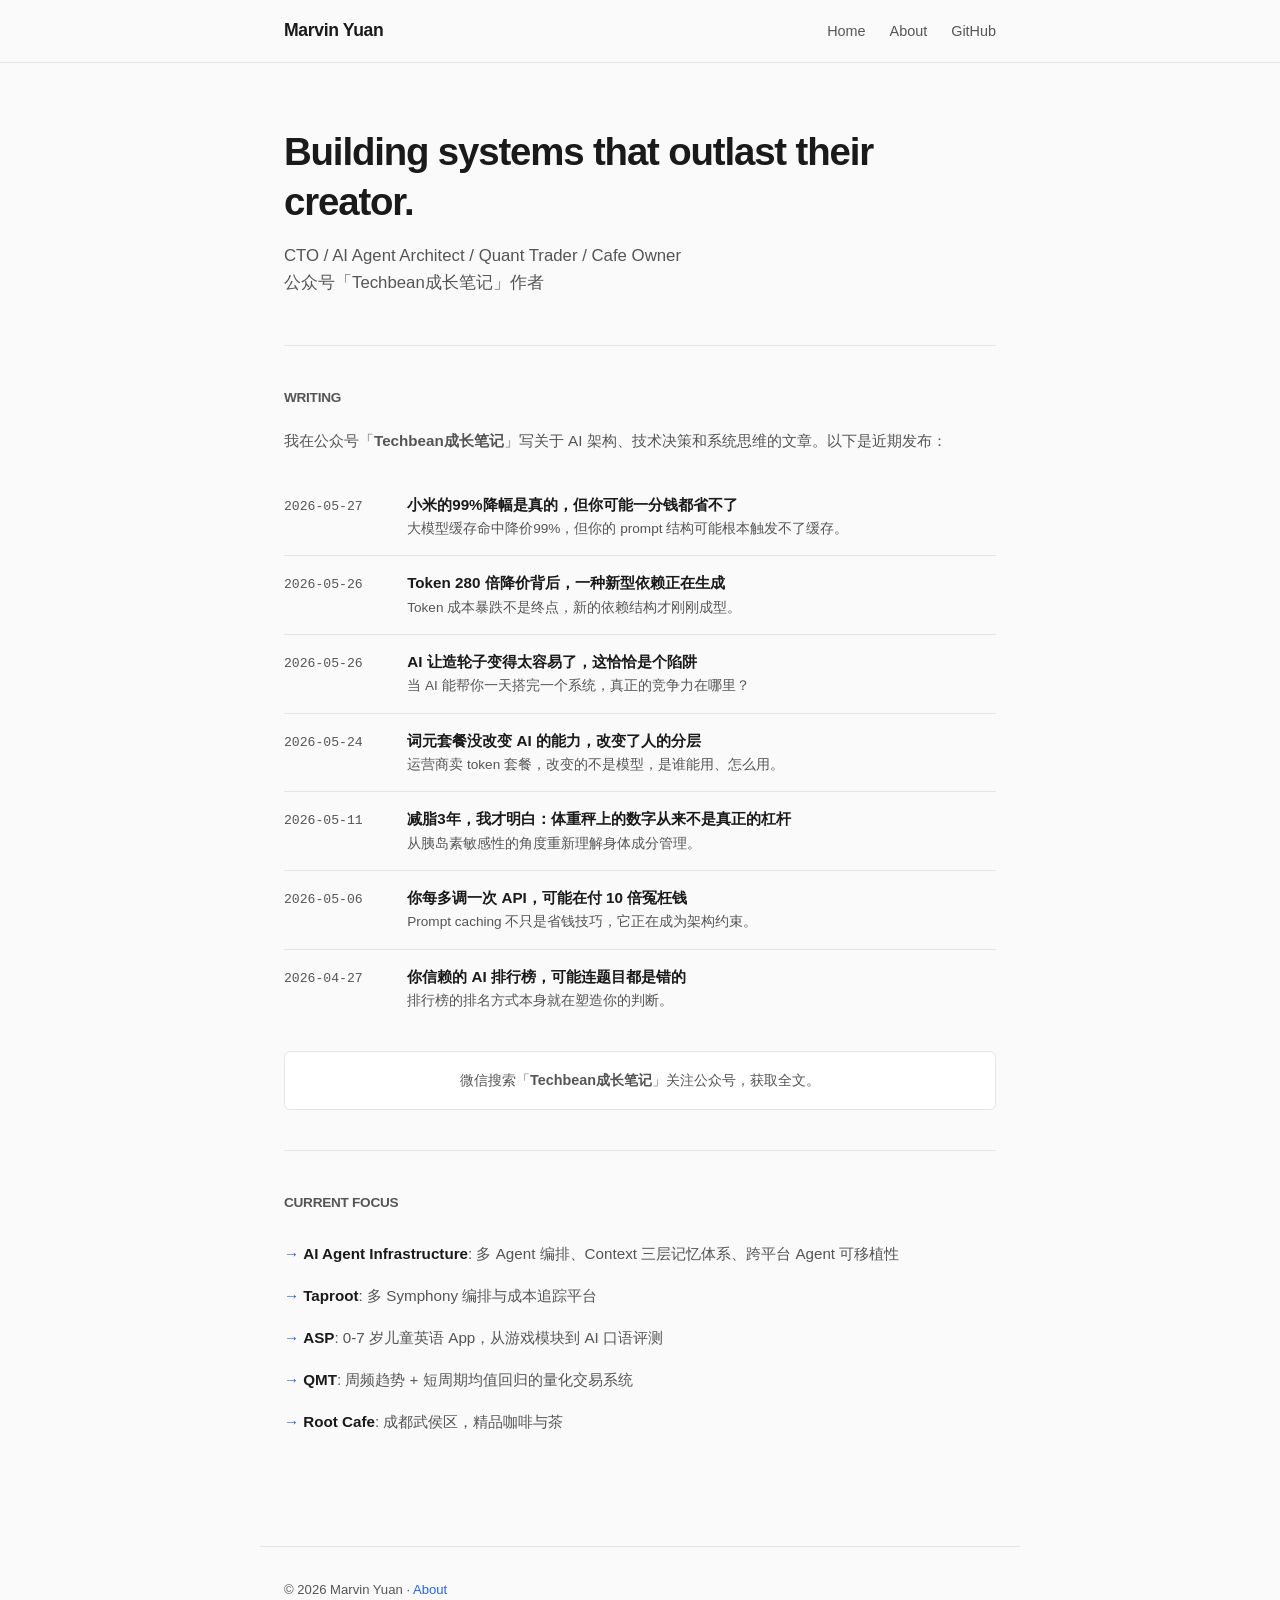
<file: index.html>
<!DOCTYPE html>
<html lang="zh-CN">
<head>
    <meta charset="UTF-8">
    <meta name="viewport" content="width=device-width, initial-scale=1.0">
    <title>Marvin Yuan - Builder, Thinker, Engineer</title>
    <meta name="description" content="Marvin Yuan (马文). Engineering leader, AI agent architect, quantitative trader, cafe owner. Writing about AI, systems thinking, and building in the age of intelligence.">
    <link rel="stylesheet" href="/style.css">
    <link rel="icon" href="data:image/svg+xml,<svg xmlns='http://www.w3.org/2000/svg' viewBox='0 0 100 100'><text y='.9em' font-size='90'>⚡</text></svg>">
</head>
<body>
    <header>
        <nav>
            <a href="/" class="site-title">Marvin Yuan</a>
            <div class="nav-links">
                <a href="/">Home</a>
                <a href="/about.html">About</a>
                <a href="https://github.com/369795172" target="_blank">GitHub</a>
            </div>
        </nav>
    </header>

    <main>
        <section class="hero">
            <h1>Building systems that outlast their creator.</h1>
            <p class="subtitle">CTO / AI Agent Architect / Quant Trader / Cafe Owner<br>公众号「Techbean成长笔记」作者</p>
        </section>

        <section class="section">
            <h2>Writing</h2>
            <p class="section-intro">我在公众号「<strong>Techbean成长笔记</strong>」写关于 AI 架构、技术决策和系统思维的文章。以下是近期发布：</p>

            <div class="post-list">
                <article class="post">
                    <time>2026-05-27</time>
                    <div>
                        <h3><a href="https://mp.weixin.qq.com/s/dqyQYNYpHoAQIukPXQyh3A" target="_blank">小米的99%降幅是真的，但你可能一分钱都省不了</a></h3>
                        <p>大模型缓存命中降价99%，但你的 prompt 结构可能根本触发不了缓存。</p>
                    </div>
                </article>

                <article class="post">
                    <time>2026-05-26</time>
                    <div>
                        <h3><a href="https://mp.weixin.qq.com/s/5gA0oL5jpeUkYpQHVxmQ8g" target="_blank">Token 280 倍降价背后，一种新型依赖正在生成</a></h3>
                        <p>Token 成本暴跌不是终点，新的依赖结构才刚刚成型。</p>
                    </div>
                </article>

                <article class="post">
                    <time>2026-05-26</time>
                    <div>
                        <h3><a href="https://mp.weixin.qq.com/s/MyjjvQcLjUwKnOUV8wwN5w" target="_blank">AI 让造轮子变得太容易了，这恰恰是个陷阱</a></h3>
                        <p>当 AI 能帮你一天搭完一个系统，真正的竞争力在哪里？</p>
                    </div>
                </article>

                <article class="post">
                    <time>2026-05-24</time>
                    <div>
                        <h3><a href="https://mp.weixin.qq.com/s/HoKJZ1xUJwtWIRu0e5fBFQ" target="_blank">词元套餐没改变 AI 的能力，改变了人的分层</a></h3>
                        <p>运营商卖 token 套餐，改变的不是模型，是谁能用、怎么用。</p>
                    </div>
                </article>

                <article class="post">
                    <time>2026-05-11</time>
                    <div>
                        <h3><a href="https://mp.weixin.qq.com/s/aOoi3cSddPYlCAo9QQgWKg" target="_blank">减脂3年，我才明白：体重秤上的数字从来不是真正的杠杆</a></h3>
                        <p>从胰岛素敏感性的角度重新理解身体成分管理。</p>
                    </div>
                </article>

                <article class="post">
                    <time>2026-05-06</time>
                    <div>
                        <h3><a href="https://mp.weixin.qq.com/s/wRR2cFH3-cgz_xZMo6r3Ug" target="_blank">你每多调一次 API，可能在付 10 倍冤枉钱</a></h3>
                        <p>Prompt caching 不只是省钱技巧，它正在成为架构约束。</p>
                    </div>
                </article>

                <article class="post">
                    <time>2026-04-27</time>
                    <div>
                        <h3><a href="https://mp.weixin.qq.com/s/t0rHfcXDPDoQBHlcKUBC9w" target="_blank">你信赖的 AI 排行榜，可能连题目都是错的</a></h3>
                        <p>排行榜的排名方式本身就在塑造你的判断。</p>
                    </div>
                </article>

            </div>

            <p class="wechat-cta">微信搜索「<strong>Techbean成长笔记</strong>」关注公众号，获取全文。</p>
        </section>

        <section class="section">
            <h2>Current Focus</h2>
            <ul class="focus-list">
                <li><strong>AI Agent Infrastructure</strong>: 多 Agent 编排、Context 三层记忆体系、跨平台 Agent 可移植性</li>
                <li><strong>Taproot</strong>: 多 Symphony 编排与成本追踪平台</li>
                <li><strong>ASP</strong>: 0-7 岁儿童英语 App，从游戏模块到 AI 口语评测</li>
                <li><strong>QMT</strong>: 周频趋势 + 短周期均值回归的量化交易系统</li>
                <li><strong>Root Cafe</strong>: 成都武侯区，精品咖啡与茶</li>
            </ul>
        </section>
    </main>

    <footer>
        <p>&copy; 2026 Marvin Yuan &middot; <a href="/about.html">About</a></p>
    </footer>
</body>
</html>
</file>
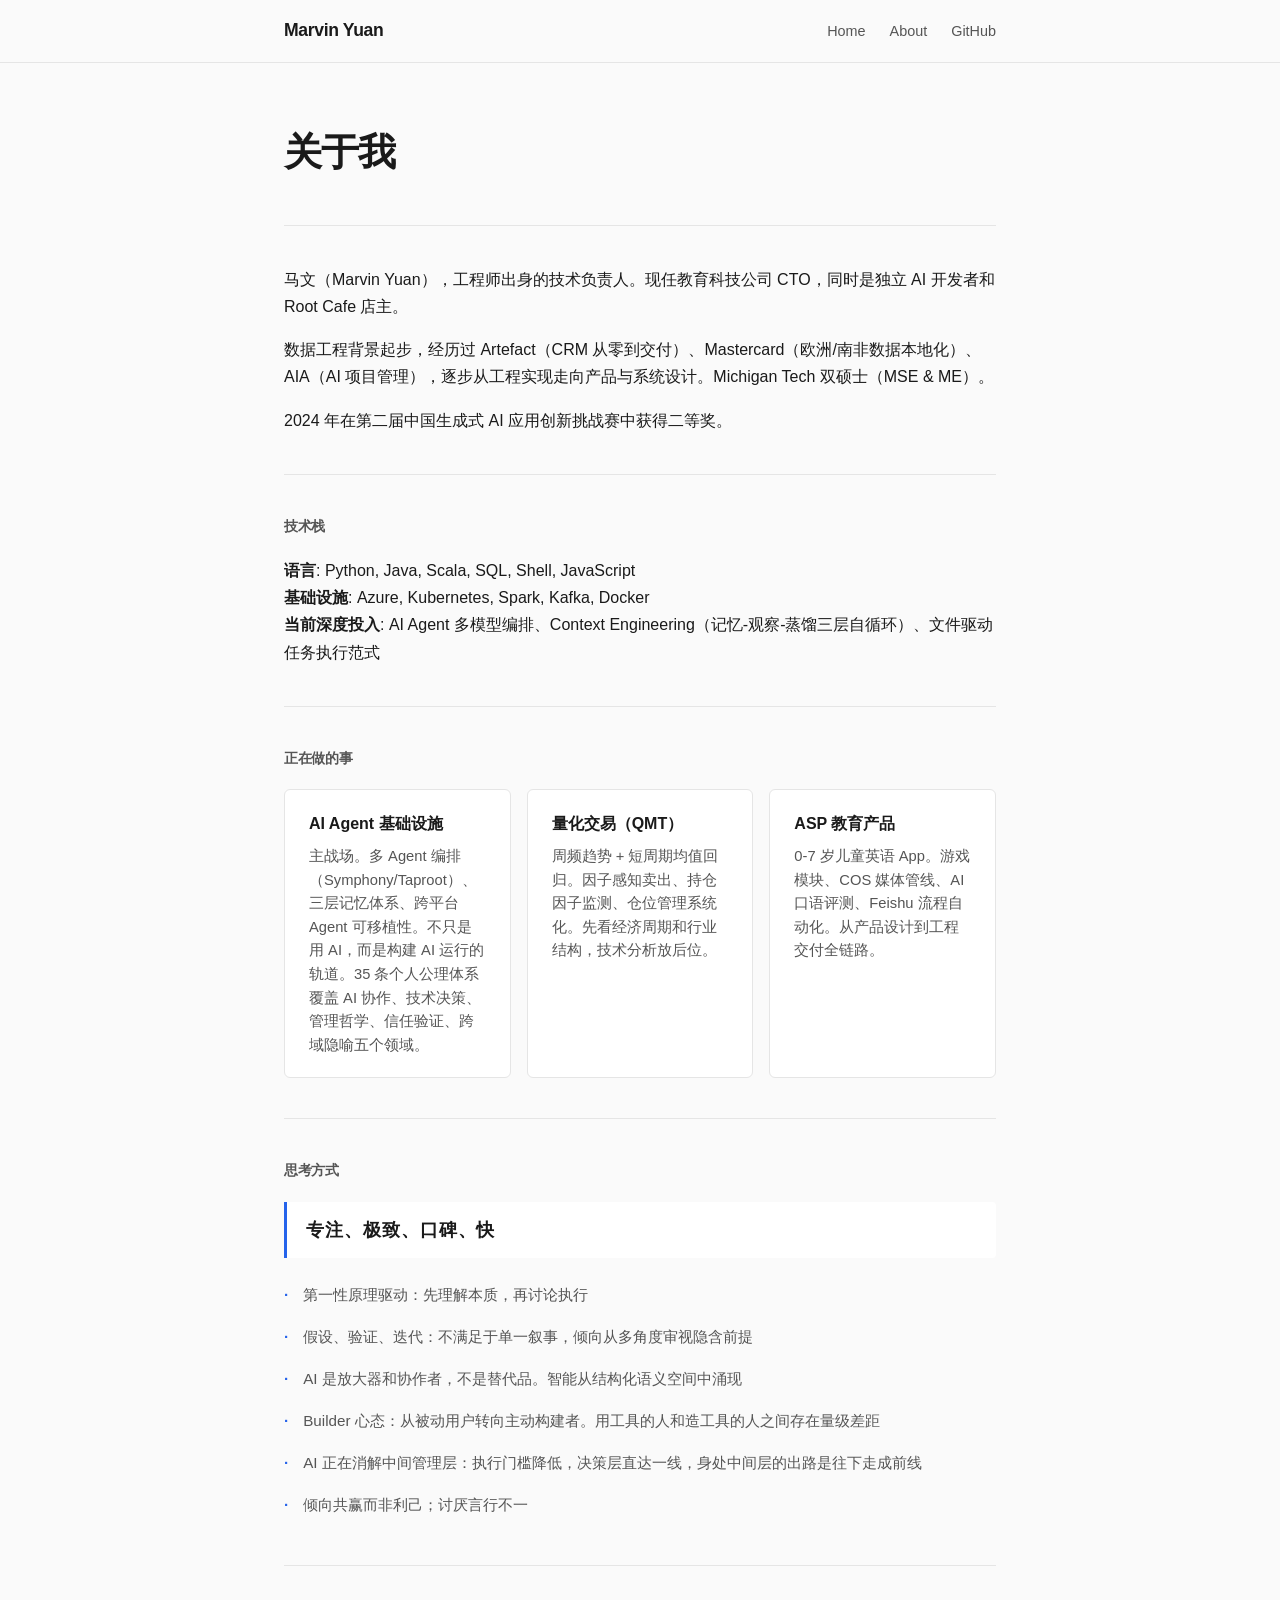
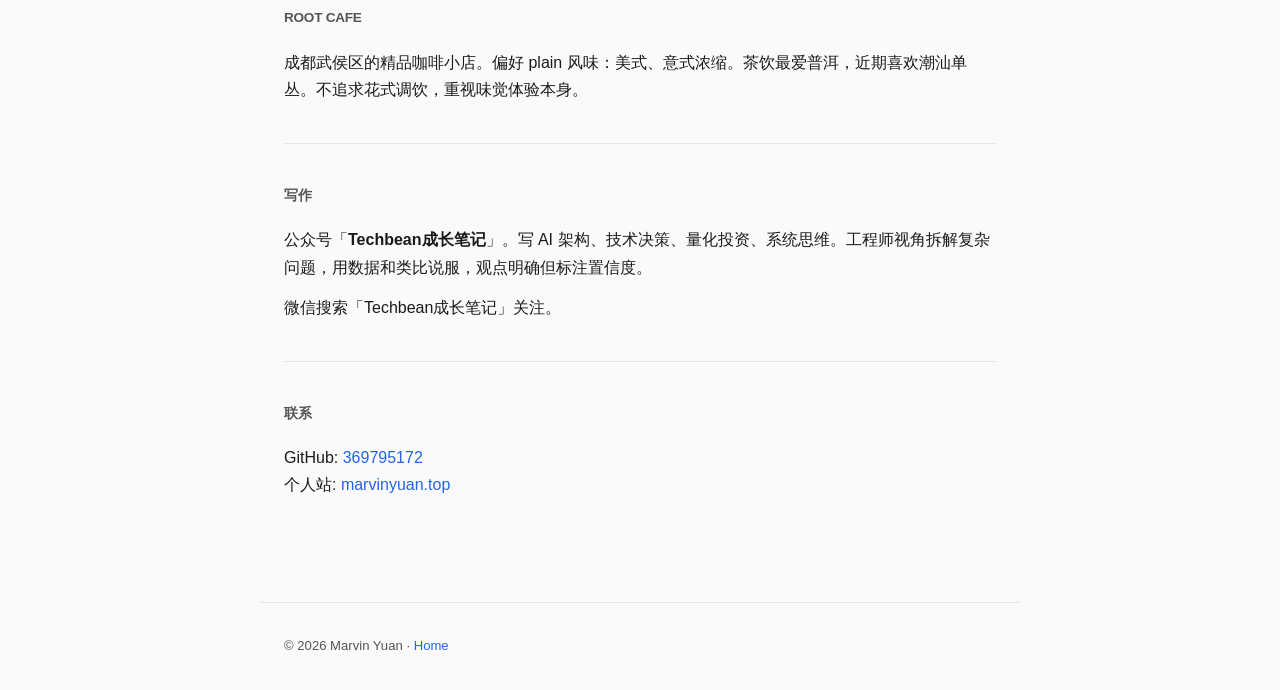
<file: about.html>
<!DOCTYPE html>
<html lang="zh-CN">
<head>
    <meta charset="UTF-8">
    <meta name="viewport" content="width=device-width, initial-scale=1.0">
    <title>About - Marvin Yuan</title>
    <meta name="description" content="About Marvin Yuan (马文). Engineer turned engineering leader, AI agent architect, indie builder.">
    <link rel="stylesheet" href="/style.css">
    <link rel="icon" href="data:image/svg+xml,<svg xmlns='http://www.w3.org/2000/svg' viewBox='0 0 100 100'><text y='.9em' font-size='90'>⚡</text></svg>">
</head>
<body>
    <header>
        <nav>
            <a href="/" class="site-title">Marvin Yuan</a>
            <div class="nav-links">
                <a href="/">Home</a>
                <a href="/about.html">About</a>
                <a href="https://github.com/369795172" target="_blank">GitHub</a>
            </div>
        </nav>
    </header>

    <main>
        <section class="hero" style="padding-bottom: 2rem;">
            <h1>关于我</h1>
        </section>

        <section class="section">
            <p>马文（Marvin Yuan），工程师出身的技术负责人。现任教育科技公司 CTO，同时是独立 AI 开发者和 Root Cafe 店主。</p>
            <p style="margin-top: 1rem;">数据工程背景起步，经历过 Artefact（CRM 从零到交付）、Mastercard（欧洲/南非数据本地化）、AIA（AI 项目管理），逐步从工程实现走向产品与系统设计。Michigan Tech 双硕士（MSE & ME）。</p>
            <p style="margin-top: 1rem;">2024 年在第二届中国生成式 AI 应用创新挑战赛中获得二等奖。</p>
        </section>

        <section class="section">
            <h2>技术栈</h2>
            <p><strong>语言</strong>: Python, Java, Scala, SQL, Shell, JavaScript</p>
            <p><strong>基础设施</strong>: Azure, Kubernetes, Spark, Kafka, Docker</p>
            <p><strong>当前深度投入</strong>: AI Agent 多模型编排、Context Engineering（记忆-观察-蒸馏三层自循环）、文件驱动任务执行范式</p>
        </section>

        <section class="section">
            <h2>正在做的事</h2>
            <div class="cards">
                <div class="card">
                    <h3>AI Agent 基础设施</h3>
                    <p>主战场。多 Agent 编排（Symphony/Taproot）、三层记忆体系、跨平台 Agent 可移植性。不只是用 AI，而是构建 AI 运行的轨道。35 条个人公理体系覆盖 AI 协作、技术决策、管理哲学、信任验证、跨域隐喻五个领域。</p>
                </div>
                <div class="card">
                    <h3>量化交易（QMT）</h3>
                    <p>周频趋势 + 短周期均值回归。因子感知卖出、持仓因子监测、仓位管理系统化。先看经济周期和行业结构，技术分析放后位。</p>
                </div>
                <div class="card">
                    <h3>ASP 教育产品</h3>
                    <p>0-7 岁儿童英语 App。游戏模块、COS 媒体管线、AI 口语评测、Feishu 流程自动化。从产品设计到工程交付全链路。</p>
                </div>
            </div>
        </section>

        <section class="section">
            <h2>思考方式</h2>
            <blockquote>
                <p>专注、极致、口碑、快</p>
            </blockquote>
            <ul class="beliefs">
                <li>第一性原理驱动：先理解本质，再讨论执行</li>
                <li>假设、验证、迭代：不满足于单一叙事，倾向从多角度审视隐含前提</li>
                <li>AI 是放大器和协作者，不是替代品。智能从结构化语义空间中涌现</li>
                <li>Builder 心态：从被动用户转向主动构建者。用工具的人和造工具的人之间存在量级差距</li>
                <li>AI 正在消解中间管理层：执行门槛降低，决策层直达一线，身处中间层的出路是往下走成前线</li>
                <li>倾向共赢而非利己；讨厌言行不一</li>
            </ul>
        </section>

        <section class="section">
            <h2>Root Cafe</h2>
            <p>成都武侯区的精品咖啡小店。偏好 plain 风味：美式、意式浓缩。茶饮最爱普洱，近期喜欢潮汕单丛。不追求花式调饮，重视味觉体验本身。</p>
        </section>

        <section class="section">
            <h2>写作</h2>
            <p>公众号「<strong>Techbean成长笔记</strong>」。写 AI 架构、技术决策、量化投资、系统思维。工程师视角拆解复杂问题，用数据和类比说服，观点明确但标注置信度。</p>
            <p style="margin-top: 0.8rem;">微信搜索「Techbean成长笔记」关注。</p>
        </section>

        <section class="section">
            <h2>联系</h2>
            <p>GitHub: <a href="https://github.com/369795172" target="_blank">369795172</a></p>
            <p>个人站: <a href="https://marvinyuan.top">marvinyuan.top</a></p>
        </section>
    </main>

    <footer>
        <p>&copy; 2026 Marvin Yuan &middot; <a href="/">Home</a></p>
    </footer>
</body>
</html>
</file>
<file: style.css>
/* Reset */
*, *::before, *::after { margin: 0; padding: 0; box-sizing: border-box; }

/* Variables */
:root {
    --bg: #fafafa;
    --text: #1a1a1a;
    --text-secondary: #555;
    --accent: #2563eb;
    --accent-hover: #1d4ed8;
    --border: #e5e5e5;
    --card-bg: #fff;
    --max-width: 760px;
    --font-sans: -apple-system, BlinkMacSystemFont, "Segoe UI", Roboto, "Noto Sans SC", sans-serif;
    --font-mono: "SF Mono", "Fira Code", monospace;
}

@media (prefers-color-scheme: dark) {
    :root {
        --bg: #111;
        --text: #e5e5e5;
        --text-secondary: #999;
        --accent: #60a5fa;
        --accent-hover: #93bbfd;
        --border: #333;
        --card-bg: #1a1a1a;
    }
}

/* Base */
html { font-size: 16px; scroll-behavior: smooth; }

body {
    font-family: var(--font-sans);
    color: var(--text);
    background: var(--bg);
    line-height: 1.7;
    -webkit-font-smoothing: antialiased;
}

a {
    color: var(--accent);
    text-decoration: none;
    transition: color 0.2s;
}
a:hover { color: var(--accent-hover); }

/* Nav */
header {
    border-bottom: 1px solid var(--border);
    padding: 1rem 0;
}

nav {
    max-width: var(--max-width);
    margin: 0 auto;
    padding: 0 1.5rem;
    display: flex;
    justify-content: space-between;
    align-items: center;
}

.site-title {
    font-size: 1.1rem;
    font-weight: 700;
    color: var(--text);
    letter-spacing: -0.02em;
}
.site-title:hover { color: var(--accent); }

.nav-links { display: flex; gap: 1.5rem; }
.nav-links a {
    color: var(--text-secondary);
    font-size: 0.9rem;
}
.nav-links a:hover { color: var(--text); }

/* Main */
main {
    max-width: var(--max-width);
    margin: 0 auto;
    padding: 0 1.5rem 4rem;
}

/* Hero */
.hero {
    padding: 4rem 0 3rem;
    border-bottom: 1px solid var(--border);
}

.hero h1 {
    font-size: 2rem;
    font-weight: 700;
    line-height: 1.3;
    letter-spacing: -0.03em;
    margin-bottom: 1rem;
}

.subtitle {
    color: var(--text-secondary);
    font-size: 1.05rem;
    line-height: 1.6;
}

/* Sections */
.section {
    padding: 2.5rem 0;
    border-bottom: 1px solid var(--border);
}

.section:last-child { border-bottom: none; }

.section h2 {
    font-size: 1.2rem;
    font-weight: 700;
    margin-bottom: 1.2rem;
    letter-spacing: -0.02em;
    text-transform: uppercase;
    color: var(--text-secondary);
    font-size: 0.85rem;
}

/* Cards */
.cards {
    display: grid;
    grid-template-columns: 1fr;
    gap: 1rem;
}

.card {
    background: var(--card-bg);
    border: 1px solid var(--border);
    border-radius: 6px;
    padding: 1.25rem 1.5rem;
}

.card h3 {
    font-size: 1rem;
    font-weight: 600;
    margin-bottom: 0.5rem;
}

.card p {
    color: var(--text-secondary);
    font-size: 0.92rem;
    line-height: 1.6;
}

/* Lists */
.focus-list, .beliefs {
    list-style: none;
    padding: 0;
}

.focus-list li, .beliefs li {
    padding: 0.5rem 0;
    padding-left: 1.2rem;
    position: relative;
    color: var(--text-secondary);
    font-size: 0.95rem;
}

.focus-list li::before {
    content: "→";
    position: absolute;
    left: 0;
    color: var(--accent);
}

.beliefs li::before {
    content: "·";
    position: absolute;
    left: 0;
    font-weight: 700;
    color: var(--accent);
}

.focus-list li strong { color: var(--text); }

/* Blockquote */
blockquote {
    border-left: 3px solid var(--accent);
    padding: 0.8rem 1.2rem;
    margin: 0 0 1rem;
    background: var(--card-bg);
    border-radius: 0 4px 4px 0;
}

blockquote p {
    font-size: 1.15rem;
    font-weight: 600;
    letter-spacing: 0.05em;
}

blockquote cite {
    display: block;
    margin-top: 0.3rem;
    font-size: 0.85rem;
    color: var(--text-secondary);
    font-style: normal;
}

/* Post list */
.section-intro {
    color: var(--text-secondary);
    margin-bottom: 1.5rem;
    font-size: 0.95rem;
}

.post-list {
    display: flex;
    flex-direction: column;
    gap: 0;
}

.post {
    display: flex;
    gap: 1.2rem;
    padding: 1rem 0;
    border-bottom: 1px solid var(--border);
    align-items: baseline;
}

.post:last-child { border-bottom: none; }

.post time {
    flex-shrink: 0;
    font-size: 0.82rem;
    color: var(--text-secondary);
    font-family: var(--font-mono);
    width: 6.5rem;
}

.post h3 {
    font-size: 0.95rem;
    font-weight: 600;
    line-height: 1.4;
    margin-bottom: 0.25rem;
    color: var(--text);
}

.post h3 a {
    color: var(--text);
    transition: color 0.2s;
}

.post h3 a:hover {
    color: var(--accent);
}

.post p {
    font-size: 0.85rem;
    color: var(--text-secondary);
    line-height: 1.5;
}

.wechat-cta {
    margin-top: 1.5rem;
    padding: 1rem 1.2rem;
    background: var(--card-bg);
    border: 1px solid var(--border);
    border-radius: 6px;
    font-size: 0.9rem;
    color: var(--text-secondary);
    text-align: center;
}

/* Footer */
footer {
    max-width: var(--max-width);
    margin: 0 auto;
    padding: 2rem 1.5rem;
    border-top: 1px solid var(--border);
}

footer p {
    color: var(--text-secondary);
    font-size: 0.82rem;
}

/* Responsive */
@media (min-width: 640px) {
    .hero h1 { font-size: 2.4rem; }
    .cards { grid-template-columns: 1fr 1fr 1fr; }
}

@media (max-width: 480px) {
    .hero { padding: 2.5rem 0 2rem; }
    .hero h1 { font-size: 1.6rem; }
    nav { flex-direction: column; gap: 0.8rem; }
}
</file>
